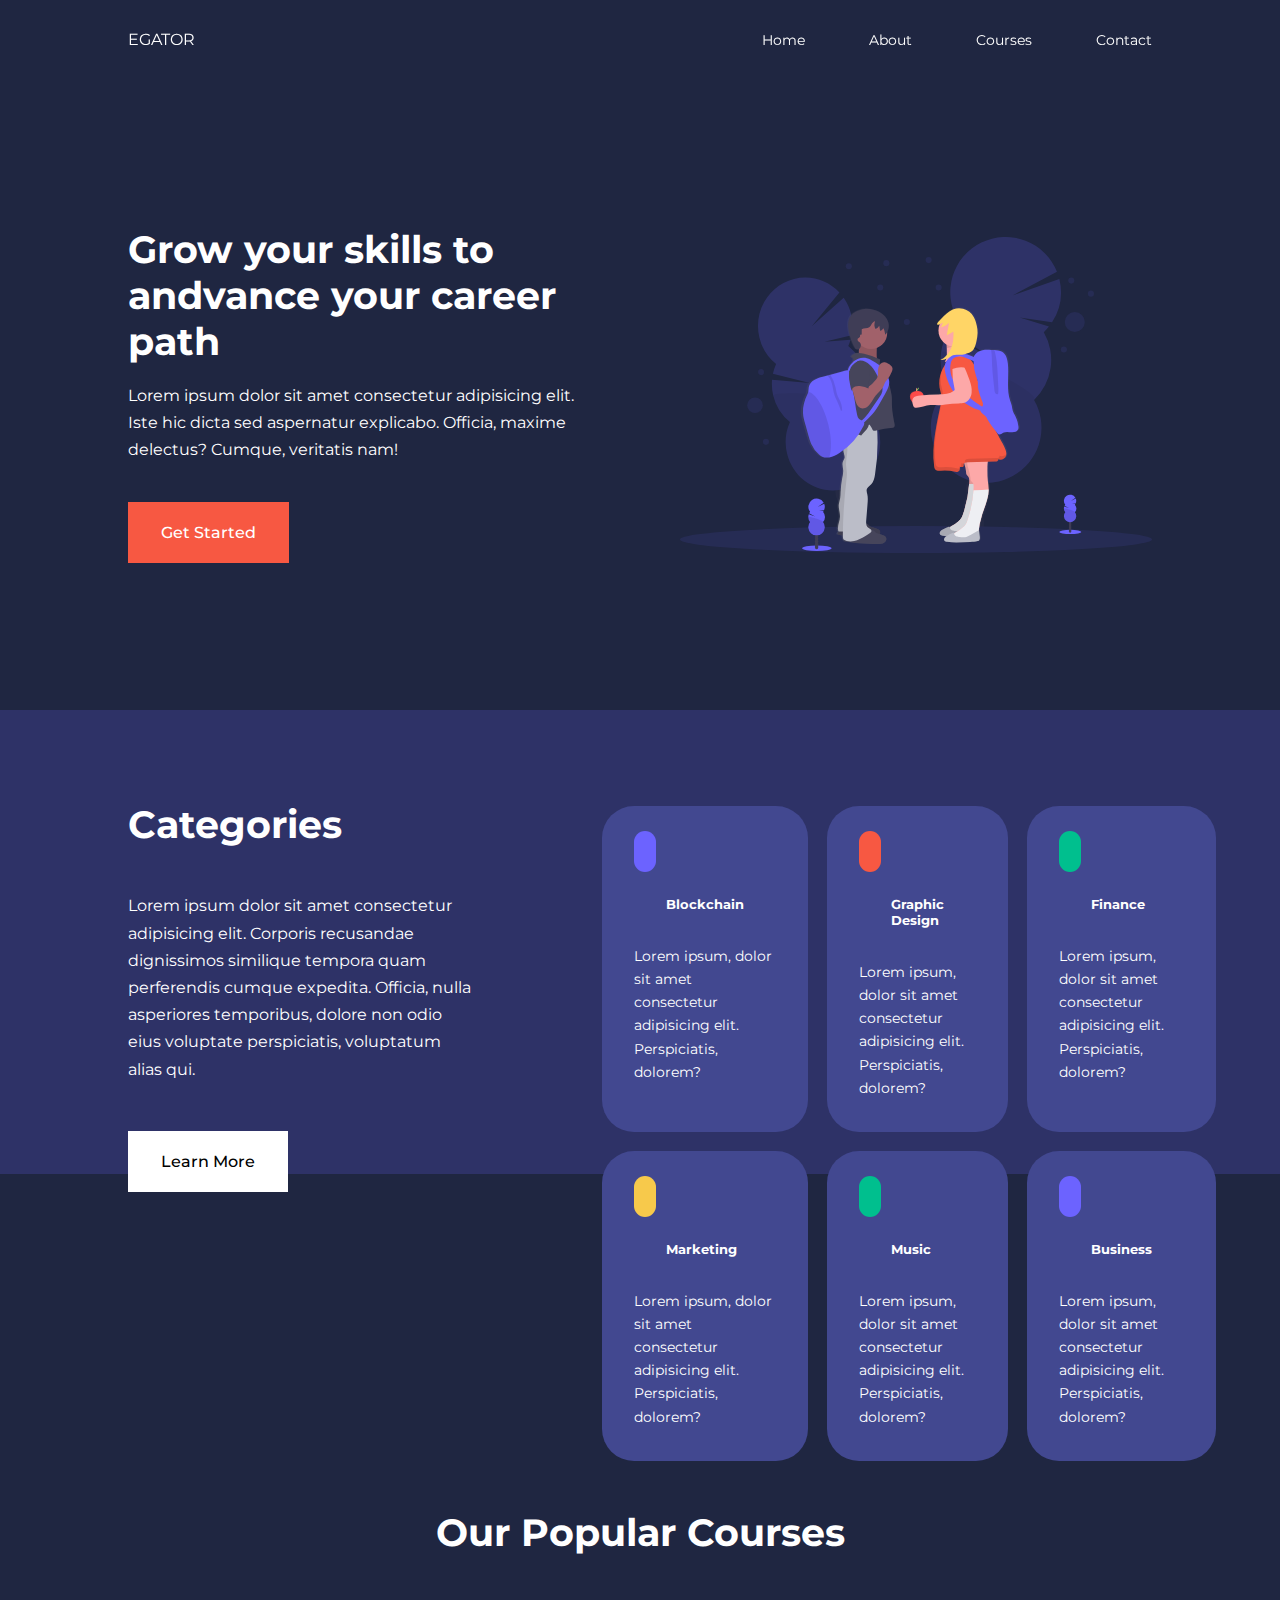
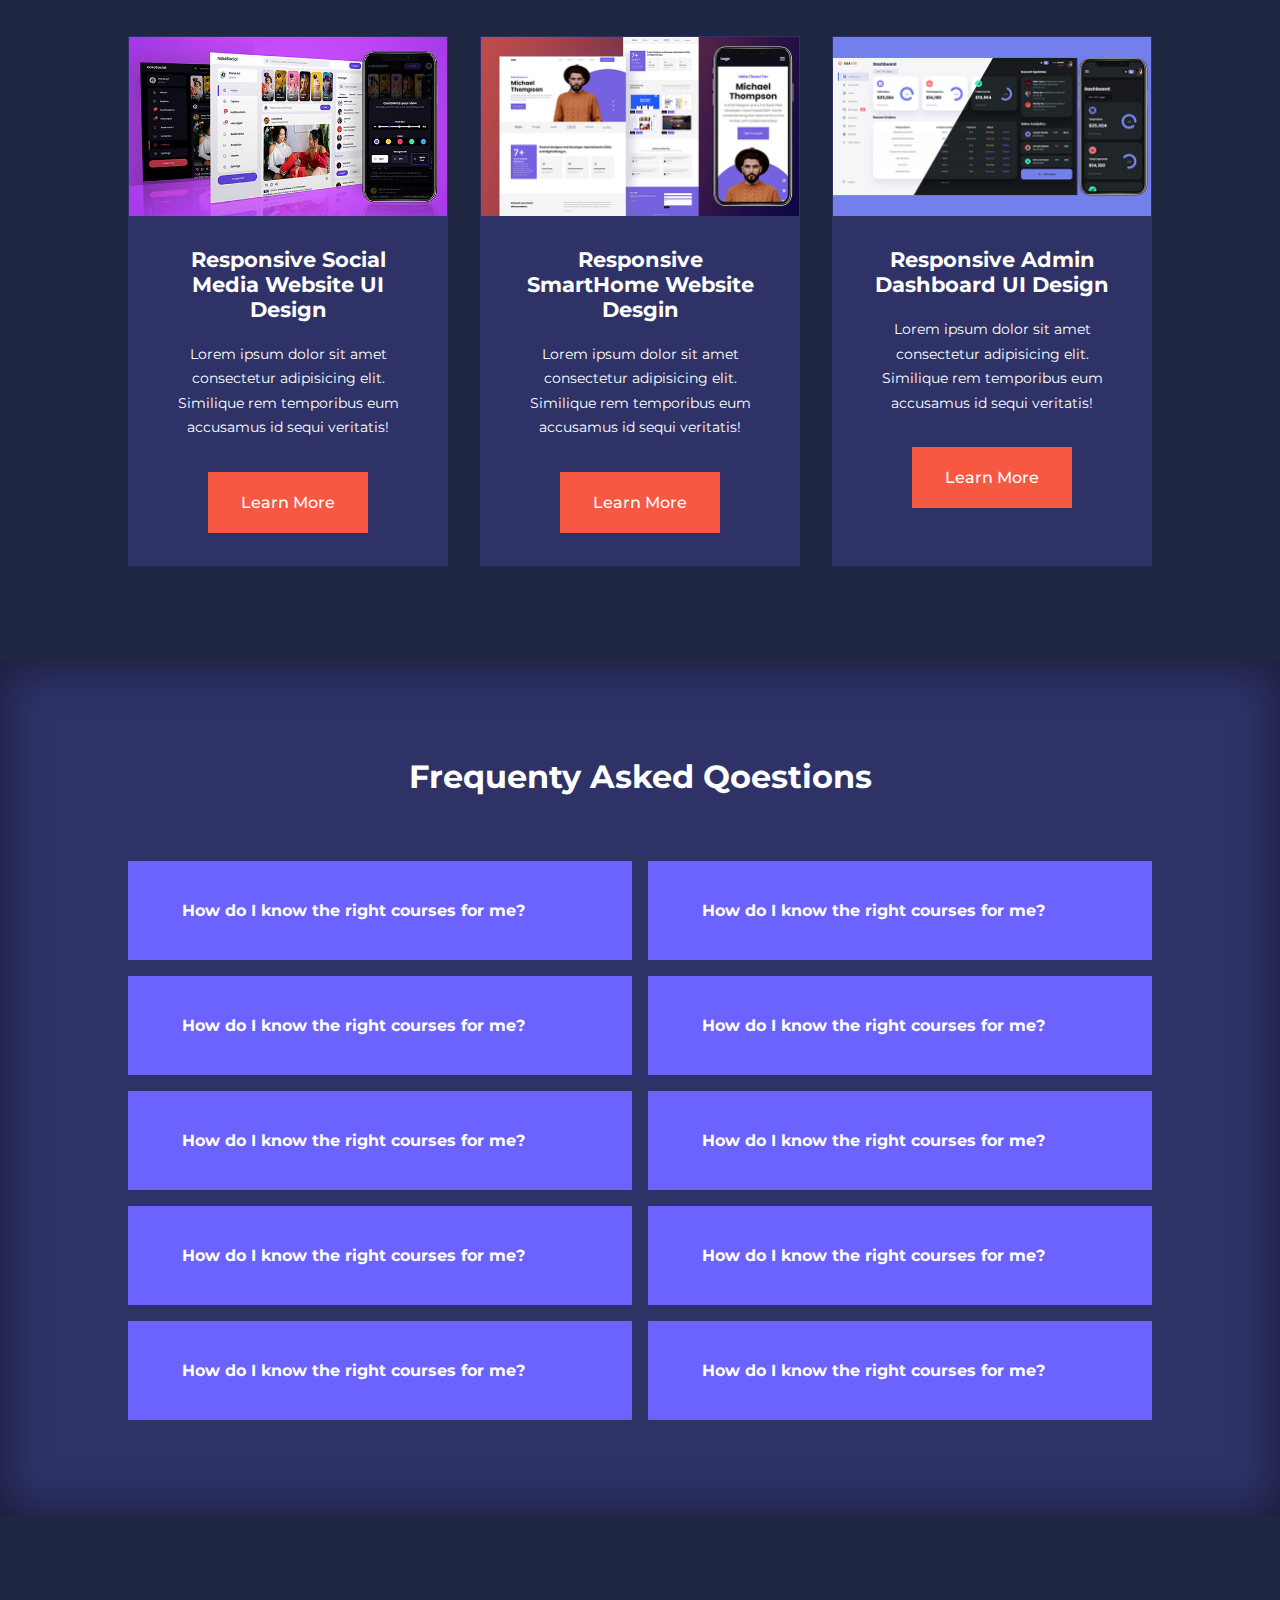
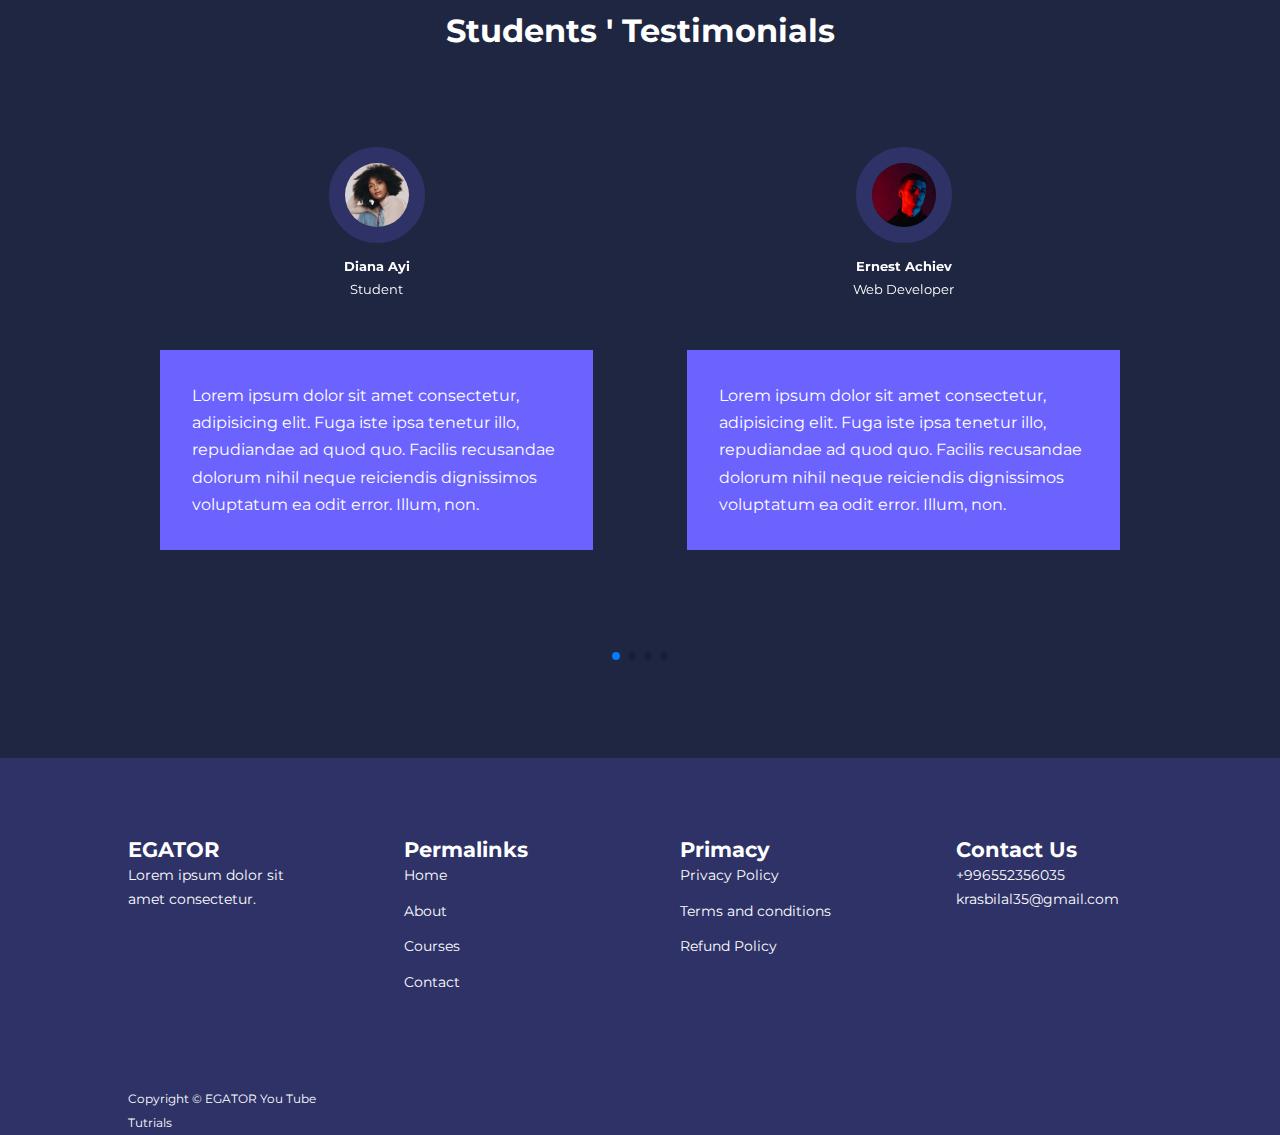
<file: index.html>
<!DOCTYPE html>
<html lang="en">
<head>
    <meta charset="UTF-8">
    <meta http-equiv="X-UA-Compatible" content="IE=edge">
    <meta name="viewport" content="width=device-width, initial-scale=1.0">
    <link
  rel="stylesheet"
  href="https://cdn.jsdelivr.net/npm/swiper@8/swiper-bundle.min.css"
/>
    <link rel="stylesheet" href="https://fonts.googleapis.com/css2?family=Material+Symbols+Outlined:opsz,wght,FILL,GRAD@48,400,0,0" />
    <link rel="stylesheet" href="style.css">
    <link rel="stylesheet" href="https://fonts.googleapis.com/css2?family=Material+Symbols+Outlined:opsz,wght,FILL,GRAD@48,400,0,0" />
    <link rel="preconnect" href="https://fonts.googleapis.com">
<link rel="preconnect" href="https://fonts.gstatic.com" crossorigin>
<link href="https://fonts.googleapis.com/css2?family=Montserrat:wght@300;400;500;600;700;800;900&display=swap" rel="stylesheet">
<link rel="stylesheet" href="https://fonts.googleapis.com/css2?family=Material+Symbols+Outlined:opsz,wght,FILL,GRAD@20..48,100..700,0..1,-50..200" />
    <title>Document</title>
</head>
<body>
   <nav>
     <div class="container nav__container">
        <a href="index.html">EGATOR</a>
        <ul class="nav__menu">
            <li><a href="index.html">Home</a></li>
            <li><a href="about.html">About</a></li>
            <li><a href="courses.html">Courses</a></li>
            <li><a href="contact.html">Contact</a></li>
        </ul>

        <button id="open-menu-btn"><span class="material-symbols-outlined"> 
            menu 
            </span></button>
            <button id="close-menu-btn"><span class="material-symbols-outlined"> 
                close 
                </span></button>
     </div>
   </nav>

   <!-- =========NAVBAR END======== -->



   <header>
    <div class="container header__container">
        <div class="header__left">
            <h1>Grow your skills to andvance your career path</h1>
            <p>Lorem ipsum dolor sit amet consectetur adipisicing elit. Iste hic dicta sed aspernatur explicabo. Officia, maxime delectus? Cumque, veritatis nam!</p>
             <a href="courses.html" class="btn btn-primary"> Get Started</a>
        </div>
        <div class="header__right">
            <div class="header__right-image">
                <img src="./image/svg/header.svg" alt="">
            </div>

        </div>
    </div>
   </header>

<!-- 
   =========HEADRE END========= -->

   <section class="categories">
    <div class="container categories__container">
        <div class="categories__left">
            <h1>Categories</h1>
            <p>Lorem ipsum dolor sit amet consectetur adipisicing elit. Corporis recusandae dignissimos similique tempora quam perferendis cumque expedita. Officia, nulla asperiores temporibus, dolore non odio eius voluptate perspiciatis, voluptatum alias qui.</p>
            <a href="#" class="btn">Learn More</a>
        </div>
        <div class="categories__right">
            <article class="category">
                <span class="category__icon"><i class="fa-brands fa-bitcoin"></i></span>
                <h5>Blockchain</h5>
                <p>Lorem ipsum, dolor sit amet consectetur adipisicing elit. Perspiciatis, dolorem?</p>
            </article>
            <article class="category">
                <span class="category__icon"><i class="fa-brands fa-bitcoin"></i></span>
                <h5>Graphic Design</h5>
                <p>Lorem ipsum, dolor sit amet consectetur adipisicing elit. Perspiciatis, dolorem?</p>
            </article>
            <article class="category">
                <span class="category__icon"><i class="fa-brands fa-bitcoin"></i></span>
                <h5>Finance</h5>
                <p>Lorem ipsum, dolor sit amet consectetur adipisicing elit. Perspiciatis, dolorem?</p>
            </article>
            <article class="category">
                <span class="category__icon"><i class="fa-brands fa-bitcoin"></i></span>
                <h5>Marketing</h5>
                <p>Lorem ipsum, dolor sit amet consectetur adipisicing elit. Perspiciatis, dolorem?</p>
            </article>
            <article class="category">
                <span class="category__icon"><i class="fa-brands fa-bitcoin"></i></span>
                <h5>Music</h5>
                <p>Lorem ipsum, dolor sit amet consectetur adipisicing elit. Perspiciatis, dolorem?</p>
            </article>
            <article class="category">
                <span class="category__icon"><i class="fa-brands fa-bitcoin"></i></span>
                <h5>Business</h5>
                <p>Lorem ipsum, dolor sit amet consectetur adipisicing elit. Perspiciatis, dolorem?</p>
            </article>
        </div>
    </div>
   </section>


   <!-- =============GATEGORIES END=========== -->



   <section class="courses">
    <div class="box"><h1  >Our Popular Courses</h1></div>
    <div class="container courses__container">
        <article class="course">
            <div class="course__image">
                <img src="./image/course1.jpg" alt="">
            </div>
            <div class="courses__info"><h4>Responsive Social Media Website  UI Design</h4>
                <p>Lorem ipsum dolor sit amet consectetur adipisicing elit. Similique rem temporibus eum accusamus id sequi veritatis!</p>
        
                <a href="courses.html" class="btn btn-primary">Learn More</a></div>
        </article>
    
        <article class="course">
            <div class="course__image">
                <img src="./image/course2.jpg" alt="">
            </div>
            <div class="courses__info"><h4>Responsive SmartHome  Website Desgin</h4>
                <p>Lorem ipsum dolor sit amet consectetur adipisicing elit. Similique rem temporibus eum accusamus id sequi veritatis!</p>
                <a href="courses.html" class="btn btn-primary">Learn More</a></div>
    
            
        </article>
    
        <article class="course">
            <div class="course__image">
                <img src="./image/course3.jpg" alt="">
            </div>
            <div class="courses__info"><h4>Responsive Admin Dashboard  UI Design</h4>
                <p>Lorem ipsum dolor sit amet consectetur adipisicing elit. Similique rem temporibus eum accusamus id sequi veritatis!</p>
        
                <a href="courses.html" class="btn btn-primary">Learn More</a></div>
        </article>
       </section>
    </div>



    <!-- ============COURSES END ============ -->




    <section class="faqs">
        <h2>Frequenty Asked Qoestions </h2>
        <div class="container faqs__container">
            <article class="faq">
                <div class="faq__icon"><i class="fa-light fa-plus"></i></div>
                <div class="question__answer">
                    <h4>How do I know the right courses for me? </h4>
                    <p>Lorem ipsum dolor sit amet consectetur adipisicing elit. Impedit quisquam maxime id vero possimus, non repellendus veniam, numquam quidem sapiente nesciunt incidunt amet! Explicabo culpa inventore obcaecati non tempore qui!</p>
                </div>
            </article>

            <article class="faq ">
                <div class="faq__icon"><i class="fa-light fa-plus"></i></div>
                <div class="question__answer">
                    <h4>How do I know the right courses for me? </h4>
                    <p>Lorem ipsum dolor sit amet consectetur adipisicing elit. Impedit quisquam maxime id vero possimus, non repellendus veniam, numquam quidem sapiente nesciunt incidunt amet! Explicabo culpa inventore obcaecati non tempore qui!</p>
                </div>
            </article>

            <article class="faq">
                <div class="faq__icon"><i class="fa-light fa-plus"></i></div>
                <div class="question__answer">
                    <h4>How do I know the right courses for me? </h4>
                    <p>Lorem ipsum dolor sit amet consectetur adipisicing elit. Impedit quisquam maxime id vero possimus, non repellendus veniam, numquam quidem sapiente nesciunt incidunt amet! Explicabo culpa inventore obcaecati non tempore qui!</p>
                </div>
            </article>

            <article class="faq">
                <div class="faq__icon"><i class="fa-light fa-plus"></i></div>
                <div class="question__answer">
                    <h4>How do I know the right courses for me? </h4>
                    <p>Lorem ipsum dolor sit amet consectetur adipisicing elit. Impedit quisquam maxime id vero possimus, non repellendus veniam, numquam quidem sapiente nesciunt incidunt amet! Explicabo culpa inventore obcaecati non tempore qui!</p>
                </div>
            </article>

            <article class="faq">
                <div class="faq__icon"><i class="fa-light fa-plus"></i></div>
                <div class="question__answer">
                    <h4>How do I know the right courses for me? </h4>
                    <p>Lorem ipsum dolor sit amet consectetur adipisicing elit. Impedit quisquam maxime id vero possimus, non repellendus veniam, numquam quidem sapiente nesciunt incidunt amet! Explicabo culpa inventore obcaecati non tempore qui!</p>
                </div>
            </article>

            <article class="faq">
                <div class="faq__icon"><i class="fa-light fa-plus"></i></div>
                <div class="question__answer">
                    <h4>How do I know the right courses for me? </h4>
                    <p>Lorem ipsum dolor sit amet consectetur adipisicing elit. Impedit quisquam maxime id vero possimus, non repellendus veniam, numquam quidem sapiente nesciunt incidunt amet! Explicabo culpa inventore obcaecati non tempore qui!</p>
                </div>
            </article>

            <article class="faq">
                <div class="faq__icon"><i class="fa-light fa-plus"></i></div>
                <div class="question__answer">
                    <h4>How do I know the right courses for me? </h4>
                    <p>Lorem ipsum dolor sit amet consectetur adipisicing elit. Impedit quisquam maxime id vero possimus, non repellendus veniam, numquam quidem sapiente nesciunt incidunt amet! Explicabo culpa inventore obcaecati non tempore qui!</p>
                </div>
            </article>

            <article class="faq">
                <div class="faq__icon"><i class="fa-light fa-plus"></i></div>
                <div class="question__answer">
                    <h4>How do I know the right courses for me? </h4>
                    <p>Lorem ipsum dolor sit amet consectetur adipisicing elit. Impedit quisquam maxime id vero possimus, non repellendus veniam, numquam quidem sapiente nesciunt incidunt amet! Explicabo culpa inventore obcaecati non tempore qui!</p>
                </div>
            </article>
            
            <article class="faq">
                <div class="faq__icon"><i class="fa-light fa-plus"></i></div>
                <div class="question__answer">
                    <h4>How do I know the right courses for me? </h4>
                    <p>Lorem ipsum dolor sit amet consectetur adipisicing elit. Impedit quisquam maxime id vero possimus, non repellendus veniam, numquam quidem sapiente nesciunt incidunt amet! Explicabo culpa inventore obcaecati non tempore qui!</p>
                </div>
            </article>

            <article class="faq">
                <div class="faq__icon"><i class="fa-light fa-plus"></i></div>
                <div class="question__answer">
                    <h4>How do I know the right courses for me? </h4>
                    <p>Lorem ipsum dolor sit amet consectetur adipisicing elit. Impedit quisquam maxime id vero possimus, non repellendus veniam, numquam quidem sapiente nesciunt incidunt amet! Explicabo culpa inventore obcaecati non tempore qui!</p>
                </div>
            </article>
        </div>
    </section>


    <!-- <-- =========FAQS END======== --> 



    <section class="container testimonials__container mySwiper">
        <h2>Students ' Testimonials</h2>
        <div class="swiper-wrapper">
            <article class="testimonial swiper-slide">
                <div class="avatar">
                    <img src="./image/avatar1.jpg" alt="">
                </div>
                <div class="testimonial__info">
                    <h5>Diana Ayi</h5>
                    <small>Student</small>
                    
                </div>
                <div class="testimonial__body">
                    <p>Lorem ipsum dolor sit amet consectetur, adipisicing elit. Fuga iste ipsa tenetur illo, repudiandae ad quod quo. Facilis recusandae dolorum nihil neque reiciendis dignissimos voluptatum ea odit error. Illum, non.</p>

                </div>
            </article>
            <article class="testimonial swiper-slide">
                <div class="avatar">
                    <img src="./image/avatar2.jpg" alt="">
                </div>
                <div class="testimonial__info">
                    <h5>Ernest Achiev</h5>
                    <small>Web Developer</small>
                    
                </div>
                <div class="testimonial__body">
                    <p>Lorem ipsum dolor sit amet consectetur, adipisicing elit. Fuga iste ipsa tenetur illo, repudiandae ad quod quo. Facilis recusandae dolorum nihil neque reiciendis dignissimos voluptatum ea odit error. Illum, non.</p>

                </div>
            </article>
            <article class="testimonial swiper-slide">
                <div class="avatar">
                    <img src="./image/avatar3.jpg" alt="">
                </div>
                <div class="testimonial__info">
                    <h5>Edem Quist</h5>
                    <small>Student</small>
                    
                </div>
                <div class="testimonial__body">
                    <p>Lorem ipsum dolor sit amet consectetur, adipisicing elit. Fuga iste ipsa tenetur illo, repudiandae ad quod quo. Facilis recusandae dolorum nihil neque reiciendis dignissimos voluptatum ea odit error. Illum, non.</p>

                </div>
            </article>
            <article class="testimonial swiper-slide">
                <div class="avatar">
                    <img src="./image/avatar4.jpg" alt="">
                </div>
                <div class="testimonial__info">
                    <h5>Hajia Bintu</h5>
                    <small>Student</small>
                </div>
                <div class="testimonial__body">
                    <p>Lorem ipsum dolor sit amet consectetur, adipisicing elit. Fuga iste ipsa tenetur illo, repudiandae ad quod quo. Facilis recusandae dolorum nihil neque reiciendis dignissimos voluptatum ea odit error. Illum, non.</p>

                </div>
            </article>
            <article class="testimonial swiper-slide">
                <div class="avatar">
                    <img src="./image/avatar5.jpg" alt="">
                </div>
                <div class="testimonial__info">
                    <h5>Jana Ayi</h5>
                    <small>Student</small>
                </div>
                <div class="testimonial__body">
                    <p>Lorem ipsum dolor sit amet consectetur, adipisicing elit. Fuga iste ipsa tenetur illo, repudiandae ad quod quo. Facilis recusandae dolorum nihil neque reiciendis dignissimos voluptatum ea odit error. Illum, non.</p>

                </div>
            </article>
        </div>
        <div class="swiper-pagination"></div>
    </section>







    <footer >
        <div class="container footer__container">
             <div class="footer__1">
                <a href="index.html" class="footer__logo"><h4>EGATOR</h4></a>
                <p>Lorem ipsum dolor sit amet consectetur.</p>
             </div>

             <div class="footer__2">
                <h4>Permalinks</h4>
                <ul class="permalinks">
                    <li><a href="index.html">Home</a></li>
                    <li><a href="about.html">About</a></li>
                    <li><a href="courses.html">Courses</a></li>
                    <li><a href="contact.html">Contact</a></li>
                </ul>
             </div>
             <div class="footer__3">
                <h4>Primacy</h4>
                <ul class="privacy">
                    <li><a href="#">Privacy Policy</a></li>
                    <li><a href="#">Terms and conditions</a></li>
                    <li><a href="#">Refund Policy</a></li>
                </ul>
             </div>
             <div class="footer__4">
                <h4>Contact Us</h4>
                <div>
                    <p>+996552356035</p>
                    <p>krasbilal35@gmail.com</p>
                </div>
                <ul class="footer__socials"></ul>
             </div>


             <div class="footer__copyrihgt">
                <small>Copyright &copy; EGATOR You Tube Tutrials</small>
             </div>
        </div>
    </footer>
   






   <script src="./main.js"></script>
   <script src="https://cdn.jsdelivr.net/npm/swiper@8/swiper-bundle.min.js"></script>
   <script>
     var swiper = new Swiper(".mySwiper", {
      slidesPerView: 1,
      spaceBetween: 30,
      pagination: {
        el: ".swiper-pagination",
        clickable: true,
      },
      // when window
      breakpoints:{
        600:{
            slidesPerView: 2

        }
      }
    });
   </script>

    
    
</body>
</html>
</file>
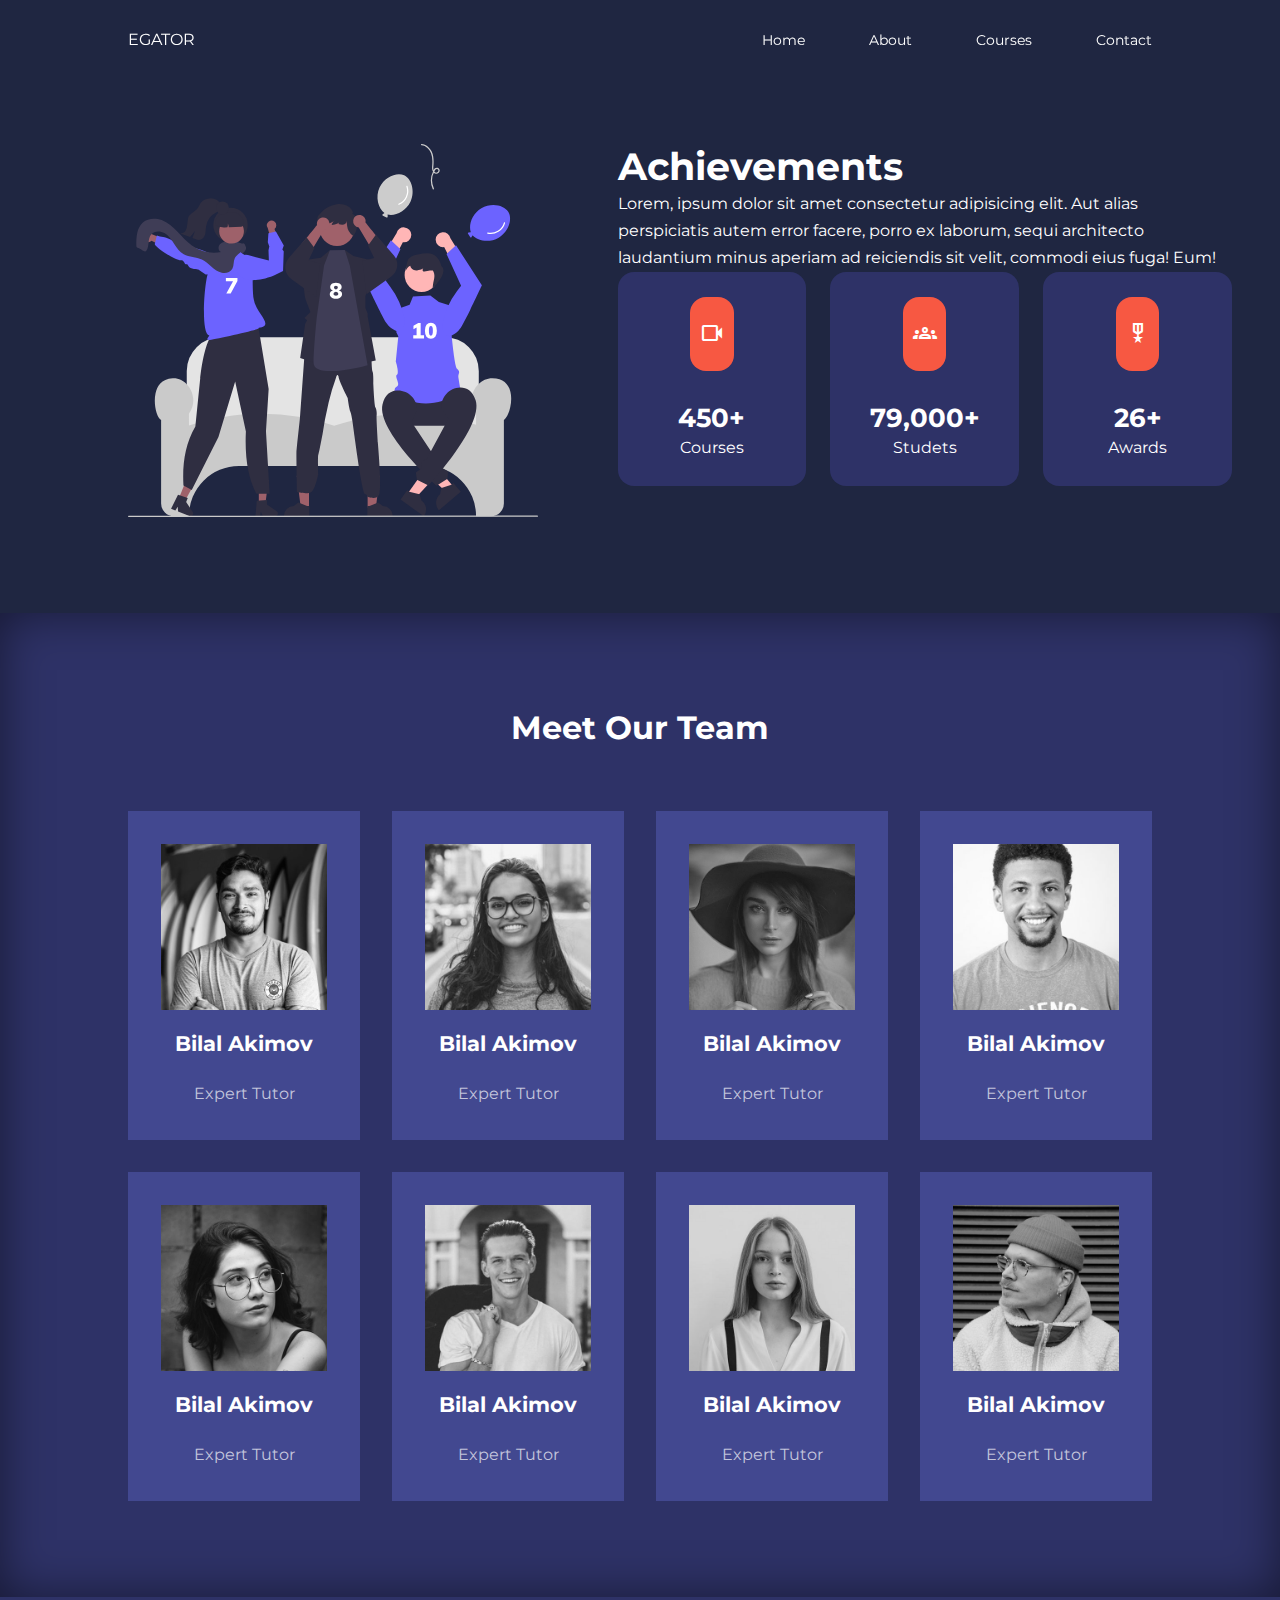
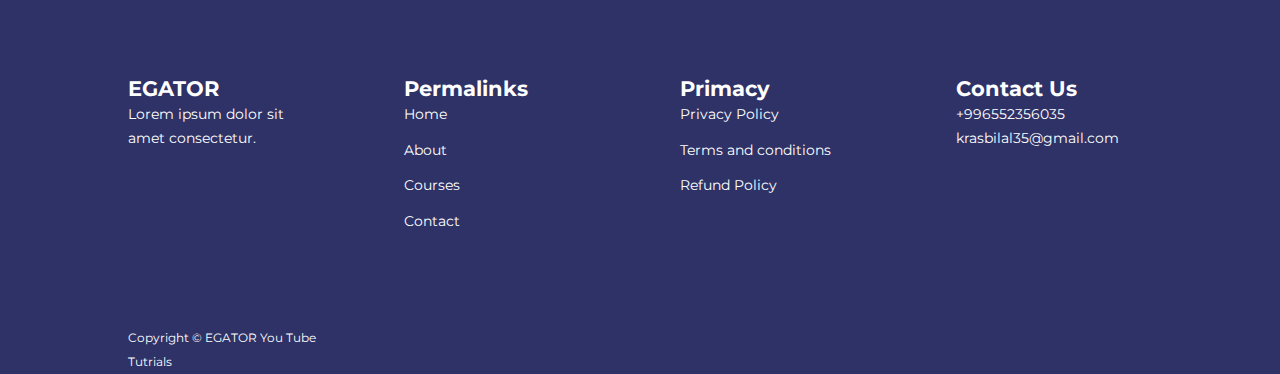
<file: about.html>
<!DOCTYPE html>
<html lang="en">
<head>
    <meta charset="UTF-8">
    <meta http-equiv="X-UA-Compatible" content="IE=edge">
    <meta name="viewport" content="width=device-width, initial-scale=1.0">
    <link rel="stylesheet" href="https://fonts.googleapis.com/css2?family=Material+Symbols+Outlined:opsz,wght,FILL,GRAD@20..48,100..700,0..1,-50..200" />
    <link rel="stylesheet" href="https://fonts.googleapis.com/css2?family=Material+Symbols+Outlined:opsz,wght,FILL,GRAD@48,400,0,0" />
    <link rel="stylesheet" href="about.css">
    <link rel="stylesheet" href="style.css">
    <link rel="stylesheet" href="https://fonts.googleapis.com/css2?family=Material+Symbols+Outlined:opsz,wght,FILL,GRAD@48,400,0,0" />
    <link rel="preconnect" href="https://fonts.googleapis.com">
<link rel="preconnect" href="https://fonts.gstatic.com" crossorigin>
<link href="https://fonts.googleapis.com/css2?family=Montserrat:wght@300;400;500;600;700;800;900&display=swap" rel="stylesheet">
<link rel="stylesheet" href="https://fonts.googleapis.com/css2?family=Material+Symbols+Outlined:opsz,wght,FILL,GRAD@20..48,100..700,0..1,-50..200" />
    <title>Document</title>
</head>
<body>
   <nav>
     <div class="container nav__container">
        <a href="index.html">EGATOR</a>
        <ul class="nav__menu">
            <li><a href="index.html">Home</a></li>
            <li><a href="about.html">About</a></li>
            <li><a href="courses.html">Courses</a></li>
            <li><a href="contact.html">Contact</a></li>
        </ul>

        <button id="open-menu-btn"><span class="material-symbols-outlined"> 
            menu 
            </span></button>
            <button id="close-menu-btn"><span class="material-symbols-outlined"> 
                close 
                </span></button>
     </div>
   </nav>

   <!--  =========NAVBAR END======== -->





   <section class="about__achievements">
    <div class="container about__achievements-container">
        <div class="about__achievements-left">
            <img src="./image/svg/about achievements.svg" alt="">
        </div>
        <div class="about__achievements-right">
            <h1> Achievements</h1>
            <p>Lorem, ipsum dolor sit amet consectetur adipisicing elit. Aut alias perspiciatis autem error facere, porro ex laborum, sequi architecto laudantium minus aperiam ad reiciendis sit velit, commodi eius fuga! Eum!</p>
            <div class="achievements__cards">
                <article class="achievements__card">
                    <span class="achievements__icon">
                        <i class="material-symbols-outlined" > 
                            videocam
                        </i>
                            

                    </span>
                    <h3>450+</h3>
                    <p>Courses</p>
                </article>

                <article class="achievements__card">
                    <span class="achievements__icon">
                        <i class="material-symbols-outlined">
                            groups
                        </i>
                            

                    </span>
                    <h3>79,000+</h3>
                    <p>Studets</p>
                </article>

                <article class="achievements__card">
                    <span class="achievements__icon">
                        <i class="material-symbols-outlined">
                            military_tech
                        </i>
                            

                    </span>
                    <h3>26+</h3>
                    <p>Awards</p>
                </article>
            </div>
        </div>
    </div>



   </section>







   <section class="team">
    <h2>Meet Our Team</h2>
    <div class="container team__container">
        <article class="team__member">
            <div class="team__member-image">
                <img src="./image/tm1.jpg" alt="">
            </div>
            <div class="team__member_info">
                <h4>Bilal Akimov</h4>
                <p>Expert Tutor</p>
            </div>
            <div class="team__member-socials">
                <a href="https://instagram.com" target="_blank"><i class="material-symbols-outlined">
                    download
                </i></a>
                <a href="https://instagram.com" target="_blank"><i class="material-symbols-outlined">
                    download
                </i></a>
                <a href="https://instagram.com" target="_blank"><i class="material-symbols-outlined">
                    download
                </i></a>
            </div>
        </article>
        <article class="team__member">
            <div class="team__member-image">
                <img src="./image/tm2.jpg" alt="">
            </div>
            <div class="team__member_info">
                <h4>Bilal Akimov</h4>
                <p>Expert Tutor</p>
            </div>
            <div class="team__member-socials">
                <a href="https://instagram.com" target="_blank"><i class="material-symbols-outlined">
                    download
                </i></a>
                <a href="https://instagram.com" target="_blank"><i class="material-symbols-outlined">
                    download
                </i></a>
                <a href="https://instagram.com" target="_blank"><i class="material-symbols-outlined">
                    download
                </i></a>
            </div>
        </article>
        <article class="team__member">
            <div class="team__member-image">
                <img src="./image/tm3.jpg" alt="">
            </div>
            <div class="team__member_info">
                <h4>Bilal Akimov</h4>
                <p>Expert Tutor</p>
            </div>
            <div class="team__member-socials">
                <a href="https://instagram.com" target="_blank"><i class="material-symbols-outlined">
                    download
                </i></a>
                <a href="https://instagram.com" target="_blank"><i class="material-symbols-outlined">
                    download
                </i></a>
                <a href="https://instagram.com" target="_blank"><i class="material-symbols-outlined">
                    download
                </i></a>
            </div>
        </article>
        <article class="team__member">
            <div class="team__member-image">
                <img src="./image/tm4.jpg" alt="">
            </div>
            <div class="team__member_info">
                <h4>Bilal Akimov</h4>
                <p>Expert Tutor</p>
            </div>
            <div class="team__member-socials">
                <a href="https://instagram.com" target="_blank"><i class="material-symbols-outlined">
                    download
                </i></a>
                <a href="https://instagram.com" target="_blank"><i class="material-symbols-outlined">
                    download
                </i></a>
                <a href="https://instagram.com" target="_blank"><i class="material-symbols-outlined">
                    download
                </i></a>
            </div>
        </article>
        <article class="team__member">
            <div class="team__member-image">
                <img src="./image/tm5.jpg" alt="">
            </div>
            <div class="team__member_info">
                <h4>Bilal Akimov</h4>
                <p>Expert Tutor</p>
            </div>
            <div class="team__member-socials">
                <a href="https://instagram.com" target="_blank"><i class="material-symbols-outlined">
                    download
                </i></a>
                <a href="https://instagram.com" target="_blank"><i class="material-symbols-outlined">
                    download
                </i></a>
                <a href="https://instagram.com" target="_blank"><i class="material-symbols-outlined">
                    download
                </i></a>
            </div>
        </article>
        <article class="team__member">
            <div class="team__member-image">
                <img src="./image/tm6.jpg" alt="">
            </div>
            <div class="team__member_info">
                <h4>Bilal Akimov</h4>
                <p>Expert Tutor</p>
            </div>
            <div class="team__member-socials">
                <a href="https://instagram.com" target="_blank"><i class="material-symbols-outlined">
                    download
                </i></a>
                <a href="https://instagram.com" target="_blank"><i class="material-symbols-outlined">
                    download
                </i></a>
                <a href="https://instagram.com" target="_blank"><i class="material-symbols-outlined">
                    download
                </i></a>
            </div>
        </article>
        <article class="team__member">
            <div class="team__member-image">
                <img src="./image/tm7.jpg" alt="">
            </div>
            <div class="team__member_info">
                <h4>Bilal Akimov</h4>
                <p>Expert Tutor</p>
            </div>
            <div class="team__member-socials">
                <a href="https://instagram.com" target="_blank"><i class="material-symbols-outlined">
                    download
                </i></a>
                <a href="https://instagram.com" target="_blank"><i class="material-symbols-outlined">
                    download
                </i></a>
                <a href="https://instagram.com" target="_blank"><i class="material-symbols-outlined">
                    download
                </i></a>
            </div>
        </article>
        <article class="team__member">
            <div class="team__member-image">
                <img src="./image/tm8.jpg" alt="">
            </div>
            <div class="team__member_info">
                <h4>Bilal Akimov</h4>
                <p>Expert Tutor</p>
            </div>
            <div class="team__member-socials">
                <a href="https://instagram.com" target="_blank"><i class="material-symbols-outlined">
                    download
                </i></a>
                <a href="https://instagram.com" target="_blank"><i class="material-symbols-outlined">
                    download
                </i></a>
                <a href="https://instagram.com" target="_blank"><i class="material-symbols-outlined">
                    download
                </i></a>
            </div>
        </article>
    </div>
   </section>









   <footer >
    <div class="container footer__container">
         <div class="footer__1">
            <a href="index.html" class="footer__logo"><h4>EGATOR</h4></a>
            <p>Lorem ipsum dolor sit amet consectetur.</p>
         </div>

         <div class="footer__2">
            <h4>Permalinks</h4>
            <ul class="permalinks">
                <li><a href="index.html">Home</a></li>
                <li><a href="about.html">About</a></li>
                <li><a href="courses.html">Courses</a></li>
                <li><a href="contact.html">Contact</a></li>
            </ul>
         </div>
         <div class="footer__3">
            <h4>Primacy</h4>
            <ul class="privacy">
                <li><a href="#">Privacy Policy</a></li>
                <li><a href="#">Terms and conditions</a></li>
                <li><a href="#">Refund Policy</a></li>
            </ul>
         </div>
         <div class="footer__4">
            <h4>Contact Us</h4>
            <div>
                <p>+996552356035</p>
                <p>krasbilal35@gmail.com</p>
            </div>
            <ul class="footer__socials"></ul>
         </div>


         <div class="footer__copyrihgt">
            <small>Copyright &copy; EGATOR You Tube Tutrials</small>
         </div>
    </div>
</footer>







<script src="./main.js"></script>
</body>
</html>
</file>
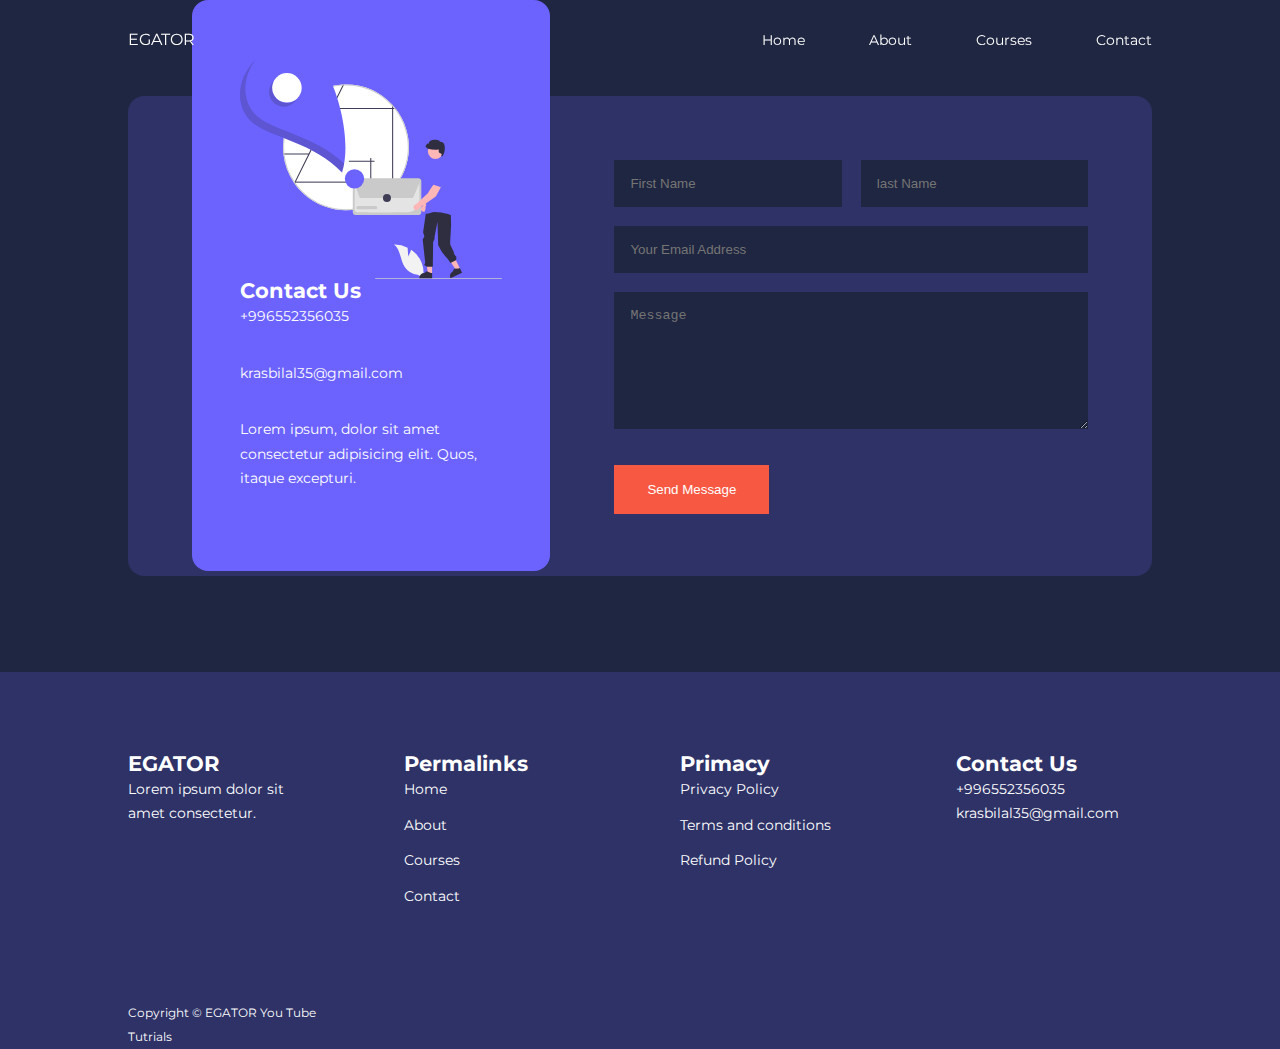
<file: contact.html>
<!DOCTYPE html>
<html lang="en">
<head>
    <meta charset="UTF-8">
    <meta http-equiv="X-UA-Compatible" content="IE=edge">
    <meta name="viewport" content="width=device-width, initial-scale=1.0">
    <link rel="stylesheet" href="https://fonts.googleapis.com/css2?family=Material+Symbols+Outlined:opsz,wght,FILL,GRAD@20..48,100..700,0..1,-50..200" />
    <link rel="stylesheet" href="https://fonts.googleapis.com/css2?family=Material+Symbols+Outlined:opsz,wght,FILL,GRAD@48,400,0,0" />
    <link rel="stylesheet" href="contact.css">
    <link rel="stylesheet" href="style.css">
    <link rel="stylesheet" href="https://fonts.googleapis.com/css2?family=Material+Symbols+Outlined:opsz,wght,FILL,GRAD@48,400,0,0" />
    <link rel="preconnect" href="https://fonts.googleapis.com">
<link rel="preconnect" href="https://fonts.gstatic.com" crossorigin>
<link href="https://fonts.googleapis.com/css2?family=Montserrat:wght@300;400;500;600;700;800;900&display=swap" rel="stylesheet">
<link rel="stylesheet" href="https://fonts.googleapis.com/css2?family=Material+Symbols+Outlined:opsz,wght,FILL,GRAD@20..48,100..700,0..1,-50..200" />
    <title>Document</title>
</head>




<body>
    <nav>
      <div class="container nav__container">
         <a href="index.html">EGATOR</a>
         <ul class="nav__menu">
             <li><a href="index.html">Home</a></li>
             <li><a href="about.html">About</a></li>
             <li><a href="courses.html">Courses</a></li>
             <li><a href="contact.html">Contact</a></li>
         </ul>
 
         <button id="open-menu-btn"><span class="material-symbols-outlined"> 
             menu 
             </span></button>
             <button id="close-menu-btn"><span class="material-symbols-outlined"> 
                 close 
                 </span></button>
      </div>
    </nav>









    <section class="contact">

        <div class="container contact__container">
            <aside class="contact__aside">
            <div class="asidre__image">
                <img src="./image/svg/contact.svg" alt="">
            </div>
            <h4>Contact Us</h4>
                <div>
                    <p>+996552356035</p>
                    <p>krasbilal35@gmail.com</p>
                    <p>Lorem ipsum, dolor sit amet consectetur adipisicing elit. Quos, itaque excepturi.</p>
                </div>
            </aside>

            <form  class="contact__from">
                <div class="form__name">
                    <input type="text" name="First Name" placeholder="First Name" required>
                    <input type="text" name="Last Name" placeholder="last Name" required>
                </div>
                <input type="email" name="Email Address" placeholder="Your Email Address">
                <textarea name="Message"  rows="7" placeholder="Message" required></textarea>
                <button type="submit" class="btn btn-primary"> Send Message</button>

            </form>
             </div>
    </section>
















    <footer >
        <div class="container footer__container">
             <div class="footer__1">
                <a href="index.html" class="footer__logo"><h4>EGATOR</h4></a>
                <p>Lorem ipsum dolor sit amet consectetur.</p>
             </div>
    
             <div class="footer__2">
                <h4>Permalinks</h4>
                <ul class="permalinks">
                    <li><a href="index.html">Home</a></li>
                    <li><a href="about.html">About</a></li>
                    <li><a href="courses.html">Courses</a></li>
                    <li><a href="contact.html">Contact</a></li>
                </ul>
             </div>
             <div class="footer__3">
                <h4>Primacy</h4>
                <ul class="privacy">
                    <li><a href="#">Privacy Policy</a></li>
                    <li><a href="#">Terms and conditions</a></li>
                    <li><a href="#">Refund Policy</a></li>
                </ul>
             </div>
             <div class="footer__4">
                <h4>Contact Us</h4>
                <div>
                    <p>+996552356035</p>
                    <p>krasbilal35@gmail.com</p>
                </div>
                <ul class="footer__socials"></ul>
             </div>
    
    
             <div class="footer__copyrihgt">
                <small>Copyright &copy; EGATOR You Tube Tutrials</small>
             </div>
        </div>
    </footer>
    
    
    
    
    
    
    
    <script src="./main.js"></script>
    </body>
    </html>
</file>
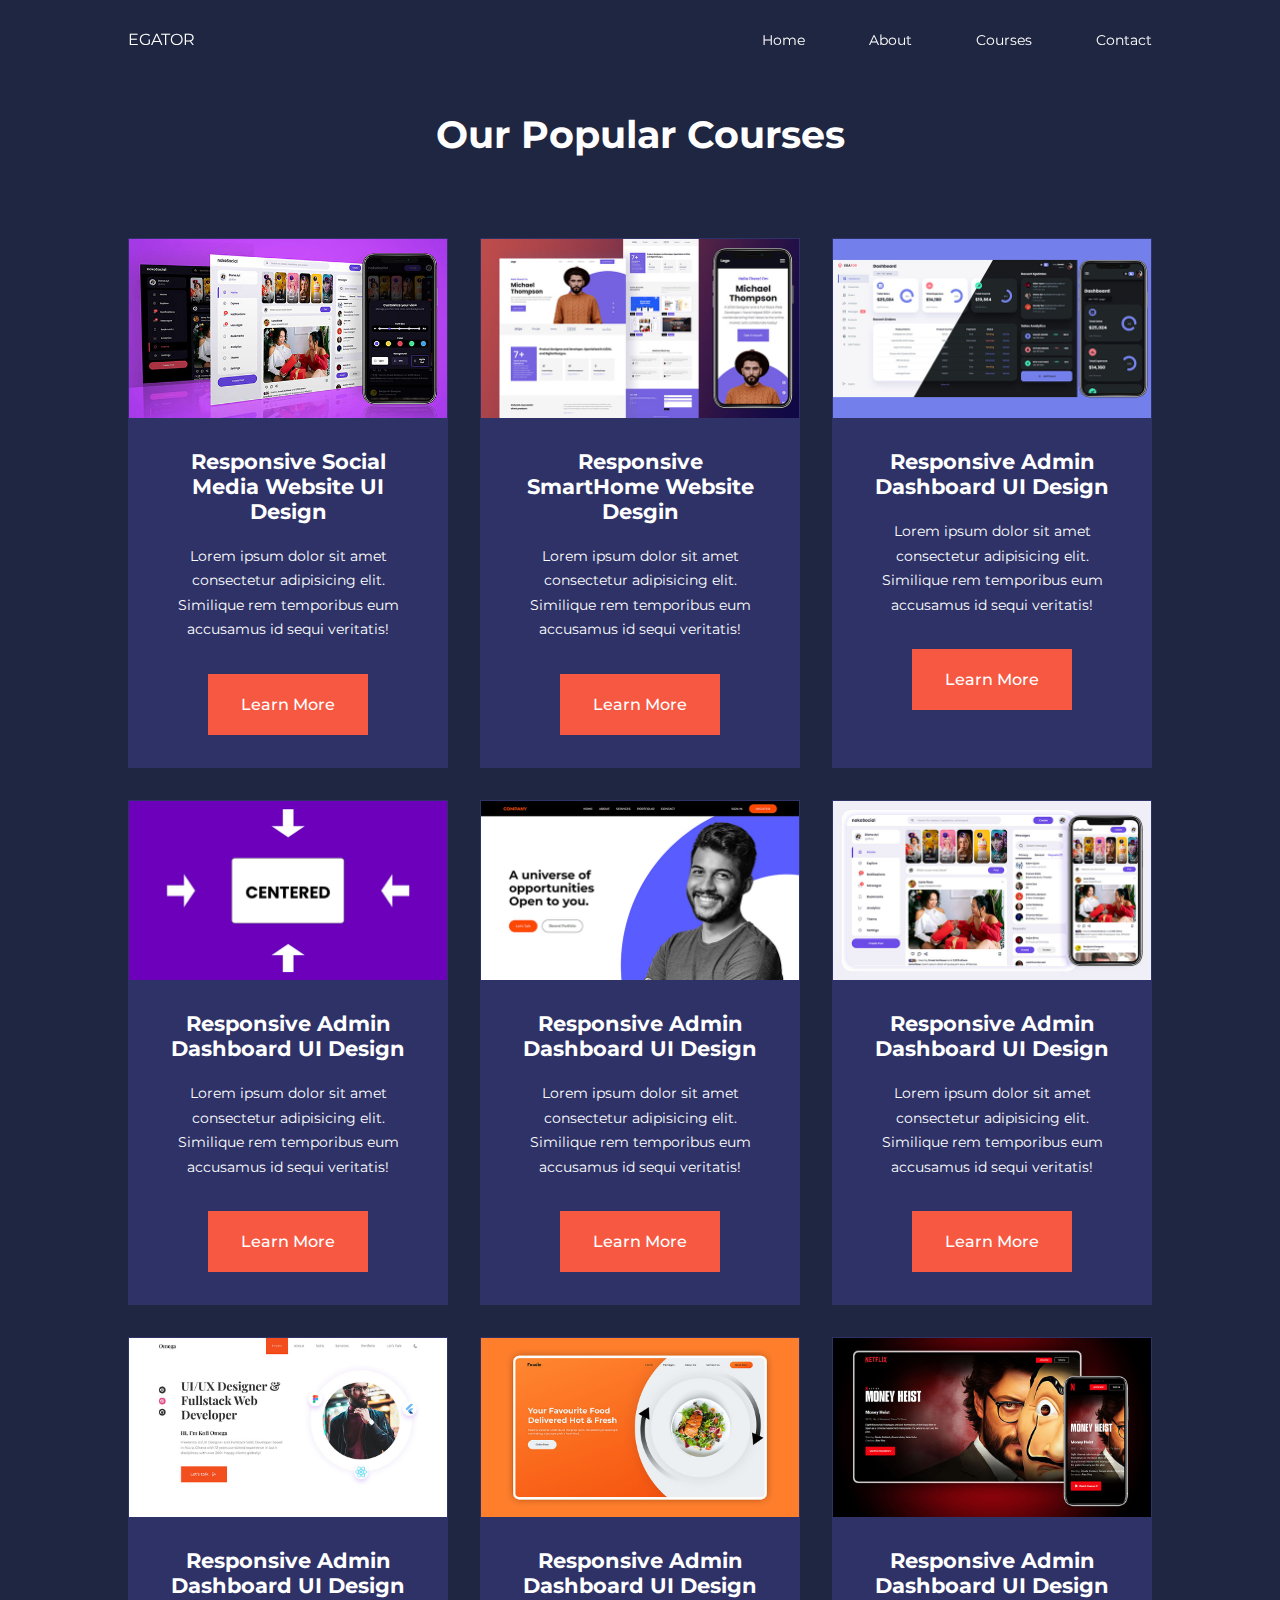
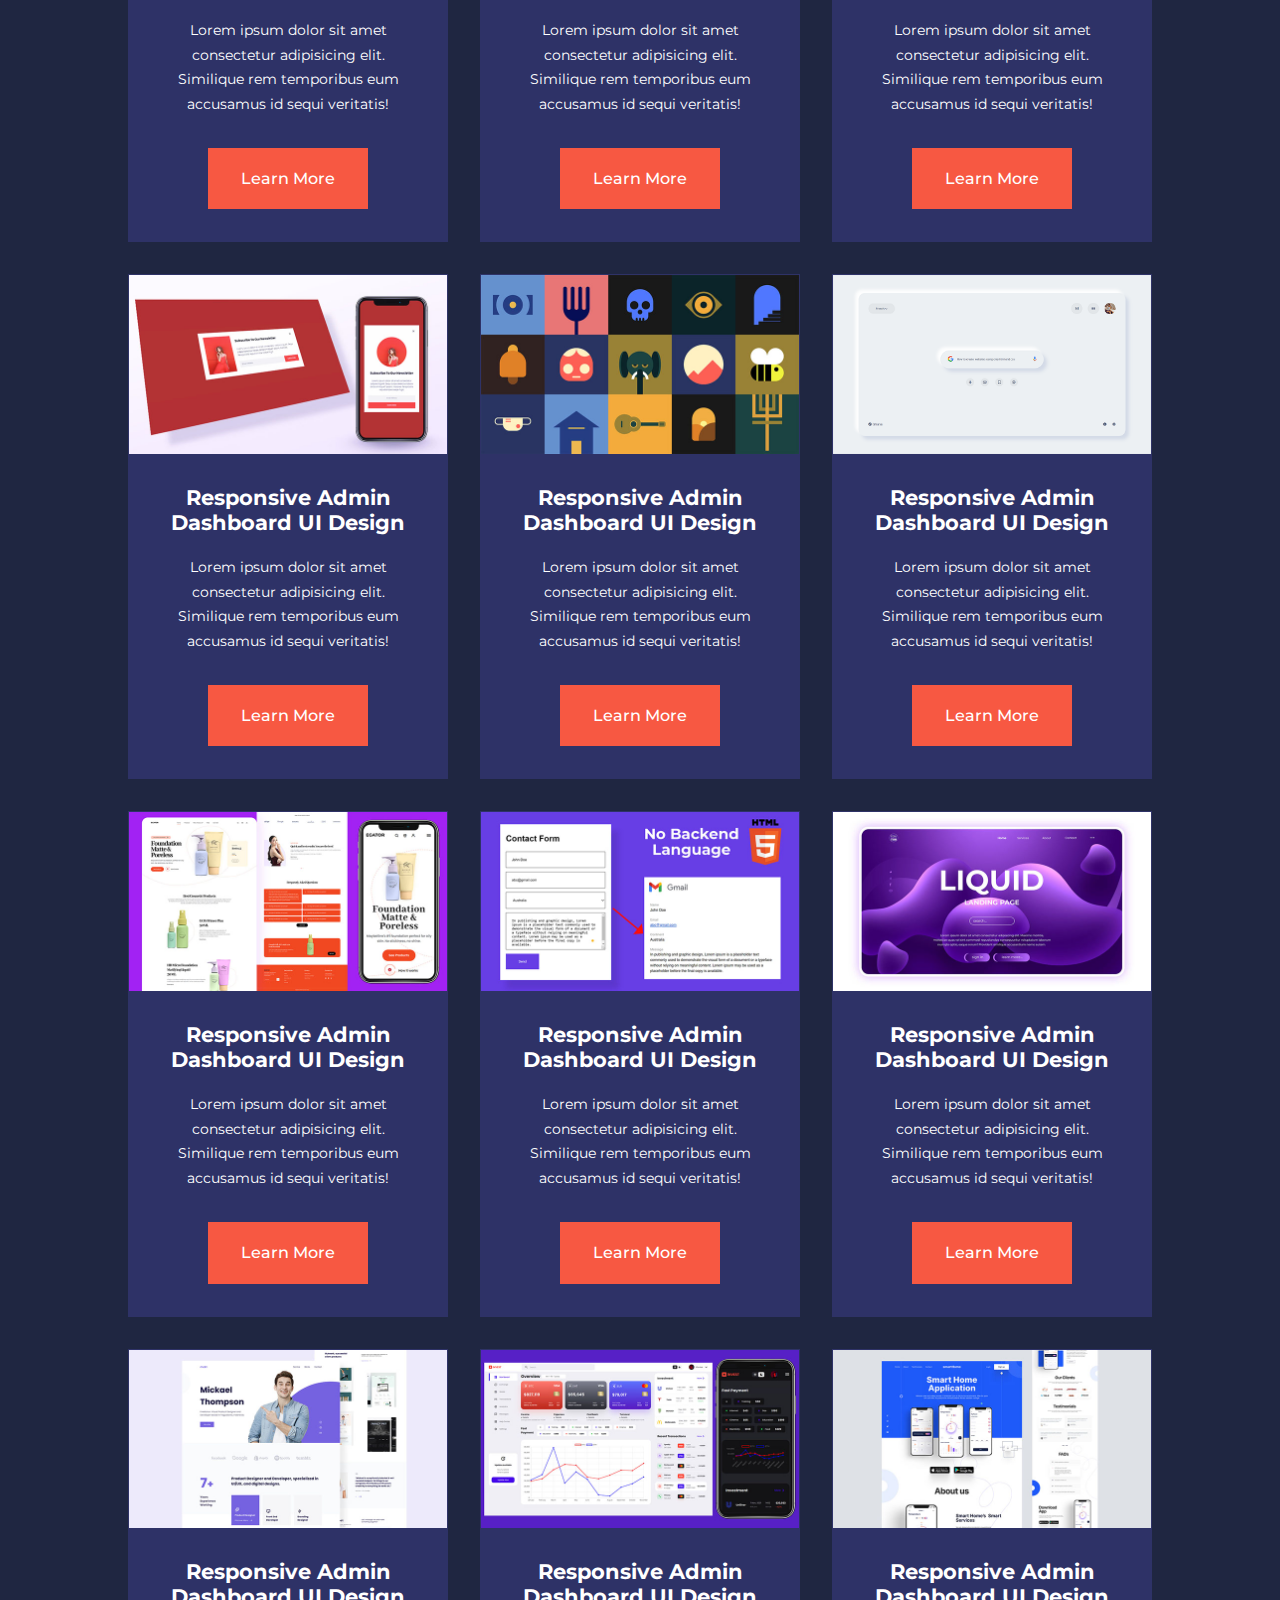
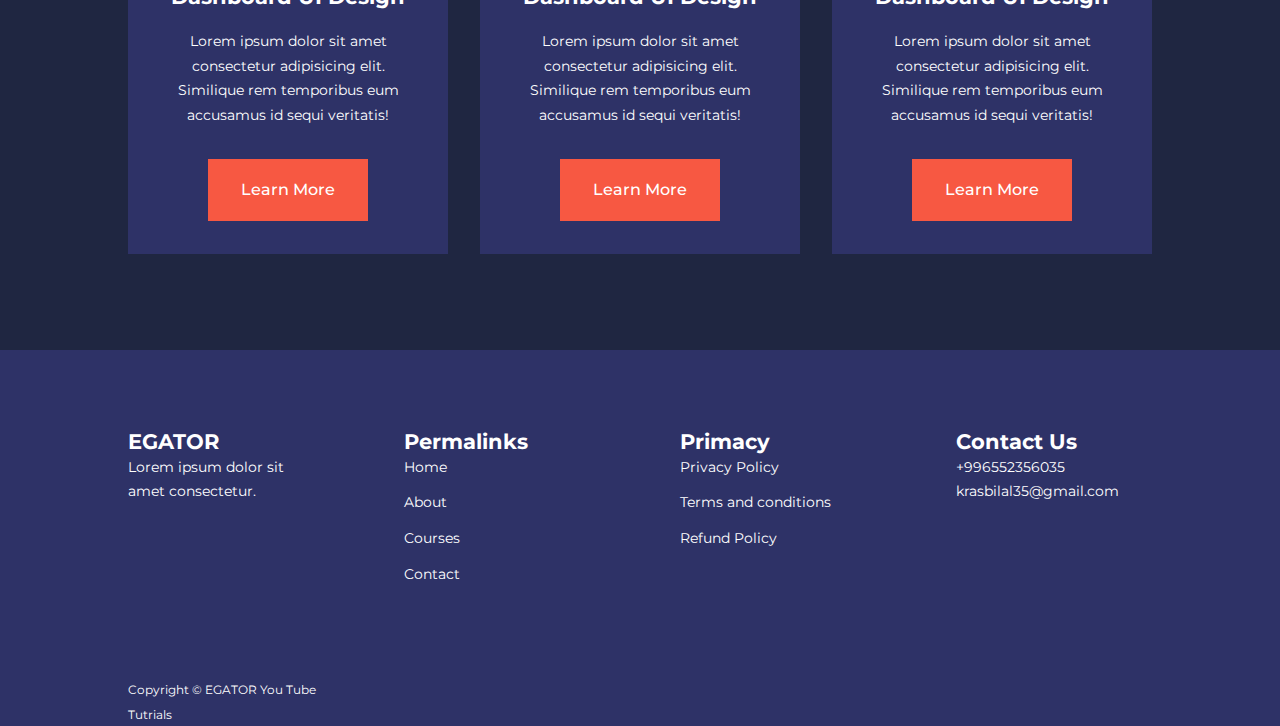
<file: courses.html>
<!DOCTYPE html>
<html lang="en">
<head>
    <meta charset="UTF-8">
    <meta http-equiv="X-UA-Compatible" content="IE=edge">
    <meta name="viewport" content="width=device-width, initial-scale=1.0">
    <link rel="stylesheet" href="https://fonts.googleapis.com/css2?family=Material+Symbols+Outlined:opsz,wght,FILL,GRAD@20..48,100..700,0..1,-50..200" />
    <link rel="stylesheet" href="https://fonts.googleapis.com/css2?family=Material+Symbols+Outlined:opsz,wght,FILL,GRAD@48,400,0,0" />
    <link rel="stylesheet" href="about.css">
    <link rel="stylesheet" href="style.css">
    <link rel="stylesheet" href="courses.css">
    <link rel="stylesheet" href="https://fonts.googleapis.com/css2?family=Material+Symbols+Outlined:opsz,wght,FILL,GRAD@48,400,0,0" />
    <link rel="preconnect" href="https://fonts.googleapis.com">
<link rel="preconnect" href="https://fonts.gstatic.com" crossorigin>
<link href="https://fonts.googleapis.com/css2?family=Montserrat:wght@300;400;500;600;700;800;900&display=swap" rel="stylesheet">
<link rel="stylesheet" href="https://fonts.googleapis.com/css2?family=Material+Symbols+Outlined:opsz,wght,FILL,GRAD@20..48,100..700,0..1,-50..200" />
    <title>Document</title>



    <body>
        <nav>
          <div class="container nav__container">
             <a href="index.html">EGATOR</a>
             <ul class="nav__menu">
                 <li><a href="index.html">Home</a></li>
                 <li><a href="about.html">About</a></li>
                 <li><a href="courses.html">Courses</a></li>
                 <li><a href="contact.html">Contact</a></li>
             </ul>
     
             <button id="open-menu-btn"><span class="material-symbols-outlined"> 
                 menu 
                 </span></button>
                 <button id="close-menu-btn"><span class="material-symbols-outlined"> 
                     close 
                     </span></button>
          </div>
        </nav>









        <section class="courses">
            <div class="box"><h1  >Our Popular Courses</h1></div>
            <div class="container courses__container">
                <article class="course">
                    <div class="course__image">
                        <img src="./image/course1.jpg" alt="">
                    </div>
                    <div class="courses__info"><h4>Responsive Social Media Website  UI Design</h4>
                        <p>Lorem ipsum dolor sit amet consectetur adipisicing elit. Similique rem temporibus eum accusamus id sequi veritatis!</p>
                
                        <a href="courses.html" class="btn btn-primary">Learn More</a></div>
                </article>
            
                <article class="course">
                    <div class="course__image">
                        <img src="./image/course2.jpg" alt="">
                    </div>
                    <div class="courses__info"><h4>Responsive SmartHome  Website Desgin</h4>
                        <p>Lorem ipsum dolor sit amet consectetur adipisicing elit. Similique rem temporibus eum accusamus id sequi veritatis!</p>
                        <a href="courses.html" class="btn btn-primary">Learn More</a></div>
            
                    
                </article>
            
                <article class="course">
                    <div class="course__image">
                        <img src="./image/course3.jpg" alt="">
                    </div>
                    <div class="courses__info"><h4>Responsive Admin Dashboard  UI Design</h4>
                        <p>Lorem ipsum dolor sit amet consectetur adipisicing elit. Similique rem temporibus eum accusamus id sequi veritatis!</p>
                
                        <a href="courses.html" class="btn btn-primary">Learn More</a></div>
                </article>
                <article class="course">
                    <div class="course__image">
                        <img src="./image/course4.jpg" alt="">
                    </div>
                    <div class="courses__info"><h4>Responsive Admin Dashboard  UI Design</h4>
                        <p>Lorem ipsum dolor sit amet consectetur adipisicing elit. Similique rem temporibus eum accusamus id sequi veritatis!</p>
                
                        <a href="courses.html" class="btn btn-primary">Learn More</a></div>
                </article>
                <article class="course">
                    <div class="course__image">
                        <img src="./image/course5.jpg" alt="">
                    </div>
                    <div class="courses__info"><h4>Responsive Admin Dashboard  UI Design</h4>
                        <p>Lorem ipsum dolor sit amet consectetur adipisicing elit. Similique rem temporibus eum accusamus id sequi veritatis!</p>
                
                        <a href="courses.html" class="btn btn-primary">Learn More</a></div>
                </article>
                <article class="course">
                    <div class="course__image">
                        <img src="./image/course6.jpg" alt="">
                    </div>
                    <div class="courses__info"><h4>Responsive Admin Dashboard  UI Design</h4>
                        <p>Lorem ipsum dolor sit amet consectetur adipisicing elit. Similique rem temporibus eum accusamus id sequi veritatis!</p>
                
                        <a href="courses.html" class="btn btn-primary">Learn More</a></div>
                </article>
                <article class="course">
                    <div class="course__image">
                        <img src="./image/course7.jpg" alt="">
                    </div>
                    <div class="courses__info"><h4>Responsive Admin Dashboard  UI Design</h4>
                        <p>Lorem ipsum dolor sit amet consectetur adipisicing elit. Similique rem temporibus eum accusamus id sequi veritatis!</p>
                
                        <a href="courses.html" class="btn btn-primary">Learn More</a></div>
                </article>
                <article class="course">
                    <div class="course__image">
                        <img src="./image/course8.jpg" alt="">
                    </div>
                    <div class="courses__info"><h4>Responsive Admin Dashboard  UI Design</h4>
                        <p>Lorem ipsum dolor sit amet consectetur adipisicing elit. Similique rem temporibus eum accusamus id sequi veritatis!</p>
                
                        <a href="courses.html" class="btn btn-primary">Learn More</a></div>
                </article>
                <article class="course">
                    <div class="course__image">
                        <img src="./image/course9.jpg" alt="">
                    </div>
                    <div class="courses__info"><h4>Responsive Admin Dashboard  UI Design</h4>
                        <p>Lorem ipsum dolor sit amet consectetur adipisicing elit. Similique rem temporibus eum accusamus id sequi veritatis!</p>
                
                        <a href="courses.html" class="btn btn-primary">Learn More</a></div>
                </article>
                <article class="course">
                    <div class="course__image">
                        <img src="./image/course10.jpg" alt="">
                    </div>
                    <div class="courses__info"><h4>Responsive Admin Dashboard  UI Design</h4>
                        <p>Lorem ipsum dolor sit amet consectetur adipisicing elit. Similique rem temporibus eum accusamus id sequi veritatis!</p>
                
                        <a href="courses.html" class="btn btn-primary">Learn More</a></div>
                </article>
                <article class="course">
                    <div class="course__image">
                        <img src="./image/course11.jpg" alt="">
                    </div>
                    <div class="courses__info"><h4>Responsive Admin Dashboard  UI Design</h4>
                        <p>Lorem ipsum dolor sit amet consectetur adipisicing elit. Similique rem temporibus eum accusamus id sequi veritatis!</p>
                
                        <a href="courses.html" class="btn btn-primary">Learn More</a></div>
                </article>
                <article class="course">
                    <div class="course__image">
                        <img src="./image/course12.jpg" alt="">
                    </div>
                    <div class="courses__info"><h4>Responsive Admin Dashboard  UI Design</h4>
                        <p>Lorem ipsum dolor sit amet consectetur adipisicing elit. Similique rem temporibus eum accusamus id sequi veritatis!</p>
                
                        <a href="courses.html" class="btn btn-primary">Learn More</a></div>
                </article>
                <article class="course">
                    <div class="course__image">
                        <img src="./image/course13.jpg" alt="">
                    </div>
                    <div class="courses__info"><h4>Responsive Admin Dashboard  UI Design</h4>
                        <p>Lorem ipsum dolor sit amet consectetur adipisicing elit. Similique rem temporibus eum accusamus id sequi veritatis!</p>
                
                        <a href="courses.html" class="btn btn-primary">Learn More</a></div>
                </article>
                <article class="course">
                    <div class="course__image">
                        <img src="./image/course14.jpg" alt="">
                    </div>
                    <div class="courses__info"><h4>Responsive Admin Dashboard  UI Design</h4>
                        <p>Lorem ipsum dolor sit amet consectetur adipisicing elit. Similique rem temporibus eum accusamus id sequi veritatis!</p>
                
                        <a href="courses.html" class="btn btn-primary">Learn More</a></div>
                </article>
                <article class="course">
                    <div class="course__image">
                        <img src="./image/course15.jpg" alt="">
                    </div>
                    <div class="courses__info"><h4>Responsive Admin Dashboard  UI Design</h4>
                        <p>Lorem ipsum dolor sit amet consectetur adipisicing elit. Similique rem temporibus eum accusamus id sequi veritatis!</p>
                
                        <a href="courses.html" class="btn btn-primary">Learn More</a></div>
                </article>
                <article class="course">
                    <div class="course__image">
                        <img src="./image/course16.jpg" alt="">
                    </div>
                    <div class="courses__info"><h4>Responsive Admin Dashboard  UI Design</h4>
                        <p>Lorem ipsum dolor sit amet consectetur adipisicing elit. Similique rem temporibus eum accusamus id sequi veritatis!</p>
                
                        <a href="courses.html" class="btn btn-primary">Learn More</a></div>
                </article>
                <article class="course">
                    <div class="course__image">
                        <img src="./image/course17.jpg" alt="">
                    </div>
                    <div class="courses__info"><h4>Responsive Admin Dashboard  UI Design</h4>
                        <p>Lorem ipsum dolor sit amet consectetur adipisicing elit. Similique rem temporibus eum accusamus id sequi veritatis!</p>
                
                        <a href="courses.html" class="btn btn-primary">Learn More</a></div>
                </article>
                <article class="course">
                    <div class="course__image">
                        <img src="./image/course18.jpg" alt="">
                    </div>
                    <div class="courses__info"><h4>Responsive Admin Dashboard  UI Design</h4>
                        <p>Lorem ipsum dolor sit amet consectetur adipisicing elit. Similique rem temporibus eum accusamus id sequi veritatis!</p>
                
                        <a href="courses.html" class="btn btn-primary">Learn More</a></div>
                </article>
               </section>
            </div>
        








        <footer >
            <div class="container footer__container">
                 <div class="footer__1">
                    <a href="index.html" class="footer__logo"><h4>EGATOR</h4></a>
                    <p>Lorem ipsum dolor sit amet consectetur.</p>
                 </div>
        
                 <div class="footer__2">
                    <h4>Permalinks</h4>
                    <ul class="permalinks">
                        <li><a href="index.html">Home</a></li>
                        <li><a href="about.html">About</a></li>
                        <li><a href="courses.html">Courses</a></li>
                        <li><a href="contact.html">Contact</a></li>
                    </ul>
                 </div>
                 <div class="footer__3">
                    <h4>Primacy</h4>
                    <ul class="privacy">
                        <li><a href="#">Privacy Policy</a></li>
                        <li><a href="#">Terms and conditions</a></li>
                        <li><a href="#">Refund Policy</a></li>
                    </ul>
                 </div>
                 <div class="footer__4">
                    <h4>Contact Us</h4>
                    <div>
                        <p>+996552356035</p>
                        <p>krasbilal35@gmail.com</p>
                    </div>
                    <ul class="footer__socials"></ul>
                 </div>
        
        
                 <div class="footer__copyrihgt">
                    <small>Copyright &copy; EGATOR You Tube Tutrials</small>
                 </div>
            </div>
        </footer>
        
        
        
        
        
        
        
        <script src="./main.js"></script>
        </body>
        </html>
</file>
<file: style.css>
* {
    margin: 0;
    padding: 0;
    border: 0;
    outline: 0;
    text-decoration: none;
    list-style: none;
    box-sizing: border-box;

}


:root{
    --color-primary: #6c63ff;
    --color-success: #00bf8e;
    --color-warning: #f7c94b;
    --color-danger: #f75842;
    --color-danger-variant: rgba(247,88,66,0.4);
    --color-white: #fff;
    --color-black: #000;
    --color-light: rgba(255,255,255,0.7);
    --color-bg: #1f2641;
    --color-bg1:#2e3267;
    --color-bg2: #424890;

    --container-width-lg: 80%;
    --container-width-md: 90%;
    --container-width-sm: 94%;

    --transition:all 400ms ease ;
}


body{
    font-family: 'Montserrat', sans-serif;
    line-height: 1.7;
    color: var(--color-white);
    background: var(--color-bg);
}

.container{
    width: var(--container-width-lg);
    margin: 0 auto;
}


section{
    padding:  6rem 0;
}
section h2{
    text-align: center;
    margin-bottom: 4rem;

}

h1,h2,h3,h4,h5{
    line-height: 1.2;
}

h1{
    font-size: 2.4rem;
}
h2{
    font-size: 2rem;
}
h3{
    font-size: 1.6rem ;
}
h4{
    font-size: 1.3rem ;
}
a{
    color: var(--color-white);
}

img{
    width: 100%;
    display: block;
    object-fit: cover;
}

.btn{
    display: inline-block;
    background: var(--color-white);
    color: var(--color-black);
    padding: 1rem 2rem;
    border: 1px solid transparent;
    font-weight: 500;
    transition: var(--transition);
}

.btn:hover{
    background: transparent;
    color: var(--color-white);
    border-color: var(--color-white);
}

.btn-primary{
    background: var(--color-danger);
    color: var(--color-white);
}

/* --------  navbar  -------- */


nav{
    background: transparent;
    width: 100vw;
    position: fixed;
    top:0;
    height: 5rem;
    z-index: 11;

}
/* change navbar */
.window-scroll {
    background: var(--color-primary);
    box-shadow: 0 1rem 2rem rgba(0,0,0,0.2);
}

.nav__container{
    height: 100%;
    display: flex;
    justify-content: space-between;
    align-items: center;
    
}

nav button{
    display: none;
}
.nav__menu{
    display: flex;
    align-items: center;
    gap: 4rem;
}

.nav__menu a{
    font-size: 0.9rem;
    transition: var(--transition);
}
.nav__menu a:hover{
    color:var(--color-bg2)
}


/* =========HEADER========= */


header{
    position: relative;
    top: 5rem;
    overflow: hidden;
    height: 70vh;
    margin-bottom: 5rem;
}


.header__container{
    display: grid;
    grid-template-columns: 1fr 1fr;
    align-items: center;
    gap: 5rem;
    height: 100%;

}

.header__left p{
    margin: 1rem 0 2.4rem;
}

 


/* ==========GATEGORIES========== */

.categories{
    background: var(--color-bg1);
    height: 29rem;
}

.categories h1{
    line-height: 1;
    margin-bottom: 3rem;
}


.categories__container{
    display: grid;
    grid-template-columns: 40% 60%;
    gap: 4rem;
}

.categories__left{
    margin-right: 4rem;
}

.categories__left p {
    margin: 1rem 0 3rem;

}

.categories__right{
    display: grid;
    grid-template-columns: repeat(3, 1fr);
    gap: 1.2rem;
}

.category{
    background: var(--color-bg2);
    padding: 2rem;
    border-radius: 2rem;
    transition: var(--transition);
}
.category:hover{
    box-shadow: 0 3rem 3rem rgba(0,0,0,0.3);
    z-index: 1;
}

.category:nth-child(2) .category__icon{
    background: var(--color-danger);
}
.category:nth-child(3) .category__icon{
    background: var(--color-success);
}
.category:nth-child(4) .category__icon{
    background: var(--color-warning);
}
.category:nth-child(5) .category__icon{
    background: var(--color-success);
}

.category__icon{
    background: var(--color-primary);
    padding: 0.7rem;
    border-radius: 0.9rem;
}

.category h5{
    margin: 2rem;
}
.category p{
    font-size: 0.85rem;
}

/* 
========POPULAR COURSES========= */

.box>h1{
    text-align: center;
margin-bottom: 5rem;
}


.courses{
    margin-top: 15rem;
}
.courses__container{
    display: grid;
    grid-template-columns: repeat(3, 1fr);
    gap: 2rem;
}

.course{
    background: var(--color-bg1);
    text-align: center;
    border: 1px solid transparent;
    transition: var(--transition);

}

.course:hover {
    background: transparent;
    border-color: var(--color-primary);
}

.courses__info{
    padding: 2rem;
}

.courses__info p{
    margin:  1.2rem 0 2rem;
    font-size: 0.9rem;
}



/* ========FAQS======== */


.faqs{
    background: var(--color-bg1);
    box-shadow: inset 0 0 3rem rgba(0,0,0,0.5);
}


.faqs__container{
    display: grid;
    grid-template-columns: 1fr 1fr;
    gap: 1rem;
}
.faq{
    padding: 2rem;
    display: flex;
    align-items: center;
    gap: 1.4rem;
    height: fit-content;
    background: var(--color-primary);
    cursor: pointer;
}

.faq h4{
    font-size: 1rem;
    line-height: 2.2;

}
.faq__icon{
    align-items: flex-start;
    font-size: 1.2rem;
}

.faq p{
    margin-top: 0.8rem;
    display: none;
}

.faq.open p{
    display: block;
}



/* 
===========TESTIMONIAL========= */



.testimonials__container{
    overflow-x: hidden;
    position: relative;
    margin-bottom: 5rem;


}

.testimonial{
    padding: 2rem;
    
}
.avatar{
    width: 6rem;
    height: 6rem;
    border-radius: 50%;
    overflow: hidden;
    margin: 0 auto 1rem;
    border: 1rem solid var(--color-bg1);
}

.testimonial__info{
    text-align: center;
}
.testimonial__body{
    background:  var(--color-primary);
    padding: 2rem;
    margin-top: 3rem;
    position: relative;
}


.testimonial__body::before{
    content: "";
    display: block;
    background: linear-gradient( 135deg transparent, var(--color-primary), var(--color-primary) , var(--color-primary));
    width: 3rem;
    height: 3rem;
    position: absolute;
    left: 50%;
    top: -1.5rem;
    transform:rotate(45deg);

}



/* 
==========FOOTER=========== */



footer{
    background: var(--color-bg1);
    padding-top: 5rem;
    font-size: 0.9rem;
}


.footer__container{
    display: grid;
    grid-template-columns: repeat(4, 1fr);
    gap: 5rem;

}

.footer__containe > div h4{
    margin-bottom: 1.2rem;
}

.footer__1 p{
    margin: 0 0 2rem;
}
footer ul li{
    margin-bottom: 0.7rem;
}

footer ul li:hover{
    text-decoration: underline;
}




/* ===========MEDIA TABLE=========== */


@media screen and (max-width: 1024px) {
    .container{
        width: var(--container-width-md );

    }


    h1{
        font-size: 2.2rem;
    }
    h2{
        font-size: 1.7rem;
    }
    h3{
        font-size: 1.4rem;
    }
    h4{
        font-size: 1.2rem;
    }

    /* ==========navbar========== */

    nav button{
        display: inline-block;
        background: transparent;
        font-size: 1.8rem;
        color: var(--color-white);
        cursor: pointer;
    }

    nav button#close-menu-btn {
        display: none;
    }

    .nav__menu{
        position: fixed;
        top: 5rem;
        right: 5%;
        height: fit-content;
        width: 18rem;
        flex-direction: column;
        gap: 0;
        display: none;


    }

    .nav__menu li{
        width: 100%;
        height: 5.8rem;
        animation: animateNavItems 400ms linear forwards;
        transform-origin: top right;
        opacity: 0;
    }


    .nav__menu li:nth-child(2){
        animation-delay: 200ms;
    }
    .nav__menu li:nth-child(3){
        animation-delay: 400ms;
    }
    .nav__menu li:nth-child(4){
        animation-delay: 600ms;
    }



    @keyframes animateNavItems {
        0%{
            transform: rotatez(-90deg) rotateX(90deg) scale(0.1);
        }

        100%{
            transform: rotatez(0) rotateX(0) scale(1);
            opacity: 1;
        }
        
    }

    .nav__menu li a{
        background: var(--color-primary);
        box-shadow: -4rem 6rem 10rem rgba(0,0,0,0.6);
        width: 100%;
        height: 100%;
        display: grid;
        place-items: center;
    }


    .nav__menu li a:hover{
        background: var(--color-bg2);
        color:var(--color-white);
    }



    /* ============HEADER========= */

    header{
        height: 52vh;
        margin-bottom: 4rem;
    }
    .header__container{
        gap: 0;
        padding-bottom: 3rem;
    }


    /* =========CATEGORIES======= */


    .categories{
        height: auto;
    }

    .categories__container{
        grid-template-columns: 1fr;
        gap: 3rem;
    }


    .categories__left{
        margin-right: 0;
    }

    /* ======POPULAR======== */

    .courses{
        margin-top: 0;
    }

    .courses__container{
        grid-template-columns: 1fr 1fr;
    }



    /* ==========FAQS========= */

    .faqs__container{
        grid-template-columns: 1fr;

    }
    .faq{
        padding: 1.5rem;
    }
    

    /* =======FOOTER========= */

    .footer__container{
        grid-template-columns: 1fr 1fr;
    }



}
/* =========MEDIA========= */

@media screen and (max-width:600px) {
    .container{
        width: var(--container-width-sm);
    }


    .nav__menu{
        right: 3%;
    }

    header{
        height: 100vh;

    }

    .header__container{
        grid-template-columns: 1fr;
        text-align: center;
        margin-top: 0;

    }

    .header__left p{
        margin-bottom: 1.3rem;

    }

    .categories__right{
        grid-template-columns: 1fr 1fr;
        gap:0.7rem;

    }
    

    .category{
        padding: 1rem;
        border-radius: 1rem;
    }


    .category__icon{
        margin-top: 4px;
        display: inline-block;
    }

    .courses__container{
        grid-template-columns: 1fr;
    }


    .testimonial__body{
        padding: 1.2rem;
    }

    .footer__containe{
        grid-template-columns: 1fr;
        text-align: center;
        gap: 2rem;
    }


    .footer__1 p{
        margin: 1rem auto;
    }

    .footer__socials{
        justify-content: center;
    }

    

    
}
</file>
<file: about.css>
.about__achievements{
    margin-top: 3rem;
}

.about__achievements-container{
    display: grid;
    grid-template-columns: 40% 60%;
    gap: 5rem;
}

.about__achievements-rihgt > p{
    margin: 1.6rem 0 2.5rem;

}

.achievements__cards{
    display: grid;
    grid-template-columns: repeat(3,1fr);
    gap: 1.5rem;
}

.achievements__card{
    background: var(--color-bg1);
    padding: 1.6rem;
    border-radius: 1rem;
    text-align: center;
    transition: var(--transition);
}


.achievements__card:hover{
    background: var(--color-bg2);
    box-shadow: 0 3rem 3rem rgba( 0,0,0,0.3);

}

.achievements__icon{
    background: var(--color-danger);
    padding: 0.6rem;
    border-radius: 1rem;
    display: inline-block;
    margin-bottom: 2rem;
    font-size: 2rem;
}

.achievements__card:nth-child(2).achievements__icon{
    background: var(--color-success);
}
.achievements__card:nth-child(3).achievements__icon{
    background: var(--color-primary);
}



.team{
    background: var(--color-bg1);
    box-shadow: inset 0 0 3rem rgba( 0,0,0,0.5);

}


.team__container{
    display: grid;
    grid-template-columns: repeat(4,1fr);
    gap: 2rem;
}



.team__member{
    background: var(--color-bg2);
    padding: 2rem;
    border: 1px solid transparent;
    transition: var(--transition);
    position: relative;
    overflow: hidden;
    
    
}

.team__member:hover{
    background: transparent;
    border-color:var(--color-primary) ;
}


.team__member-image{
    filter: saturate(0);
}

.team__member-image:hover{
    filter: saturate(1);
}

.team__member_info *{
    text-align: center;
    margin-top: 1.4rem;
}
.team__member_info p{
    color: var(--color-light);
}

.team__member-socials{
    position: absolute;
    top:50%;
    right: -100%;
    display: flex;
    flex-direction: column;
    background: var(--color-primary);
    border-radius: 1rem 0 0 1rem;
    transform: translateY(-50%);
    box-shadow: -2rem 0 2rem rgba( 0,0,0,0.3) ;
    transition: var(--transition);
}

.team__member:hover .team__member-socials{
    right: 0;

}

.team__member-socials a{
    padding: 1rem;
}



@media screen and(max-width:1024px) {
    .about__achievements{
        margin-top: 2rem;
    }
    .about__achievements-container{
        grid-template-columns: 1fr;
        gap: 4rem;
    }
    .about__achievements-left{
        width: 80%;
        margin: 0 auto;
    }

    .team__container{
        grid-template-columns: repeat(3,1fr);
        gap: 1.5rem;
    }

    .team__member{
        padding: 1rem;
    }

    
}



@media screen and (max-width:600px) {
    .achievements__cards{
        grid-template-columns: 1fr 1fr;
        gap: 0.7rem;
    }
    .team__container{
        grid-template-columns: 1fr 1fr;
        gap:0.7rem;
    }
    .team__member{
        padding: 0;
    }
    
    .team__member p{
        margin-bottom: 1.5rem;
    }
}
</file>
<file: contact.css>
.contact__container{
    background: var(--color-bg1);
    padding: 4rem;
    display: grid;
    grid-template-columns: 40% 60%;
    gap: 4rem;
    height: 30rem;
    margin: 7rem auto;
    border-radius: 1rem;

}





.contact__aside{
    background: var(--color-primary);
    padding: 3rem;
    border-radius: 1rem;
    position: relative;
    bottom: 10rem;
}

.aside__image{
    width: 12rem;
    margin-bottom: 2rem;
}

.contact__aside h2{
    text-align: left;
    margin-bottom: 1rem;
}

.contact__aside p{
    font-size: 0.9rem;
    margin-bottom: 2rem;
}






.contact__from{
    display: flex;
    flex-direction: column;
    gap: 1.2rem;
    margin-right: 4rem;
}




.form__name{
    display: flex;
    gap: 1.2rem;
}

.contact__from input [type="text"]{
    width: 50%;
}

input, textarea{
    width: 100%;
    padding: 1rem;
    background: var(--color-bg);
    color: var(--color-white);
}

.contact__from .btn{
    width: max-content;
    margin-top: 1rem;
    cursor: pointer;
}



@media screen and (max-width: 1024px) {
    

    .contact__container{
        gap: 1.5rem;
        margin-top: 3rem;
        padding: 1.5rem;
        height: auto;
    }

    .contact__aside{
        width: auto;
        padding: 1.5rem;
        bottom: 0;
    }

    .contact__from {
        align-self: center;
        margin-right:1.5rem ;
    }
    
}





@media screen and (max-width: 600px) {
    .contact__container{
        grid-template-columns: 1fr;
        gap:3rem;
        margin-top: 0;
        padding: 0;
    }

    .contact__from{
        margin: 0 1.5rem 3rem ;
        
    }


    .form__name{
        flex-direction: column;
    }

    .form__name input [type="text"]{
        width: 100%;
    }
    
}
</file>
<file: courses.css>
.courses{
    margin-top: 1rem;
}
</file>
